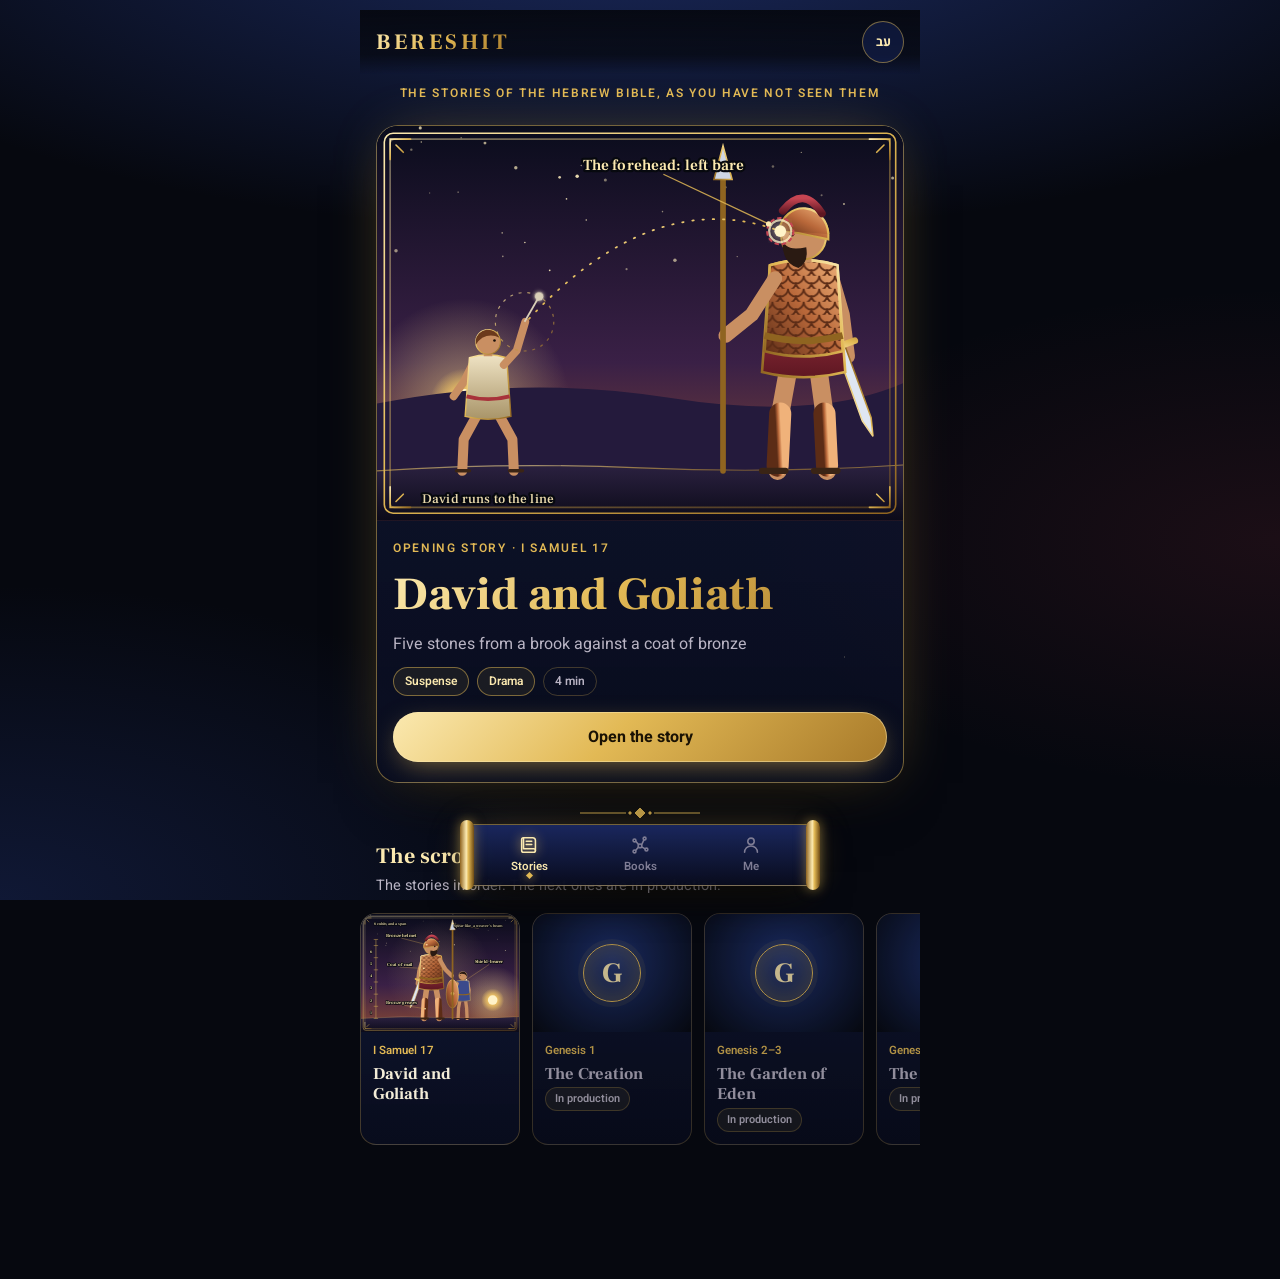
<file: index.html>
<!doctype html>
<html lang="he" dir="rtl">
<head>
<meta charset="utf-8">
<meta name="viewport" content="width=device-width, initial-scale=1, viewport-fit=cover">
<title>בראשית · סיפורי התנ״ך</title>
<meta name="description" content="בראשית: סיפורי התנ״ך בסרטוני אנימציה ובלוחות מאוירים. Bereshit: the stories of the Hebrew Bible in animated films and illustrated plates.">
<meta name="theme-color" content="#06080f">
<link rel="manifest" href="manifest.webmanifest">
<link rel="icon" href="icon.svg" type="image/svg+xml">
<meta name="apple-mobile-web-app-capable" content="yes">
<link rel="stylesheet" href="css/app.css">
<link rel="stylesheet" href="scenes/scene.css">
</head>
<body>
<div id="app"></div>
<script type="module" src="js/app.js"></script>
</body>
</html>
</file>
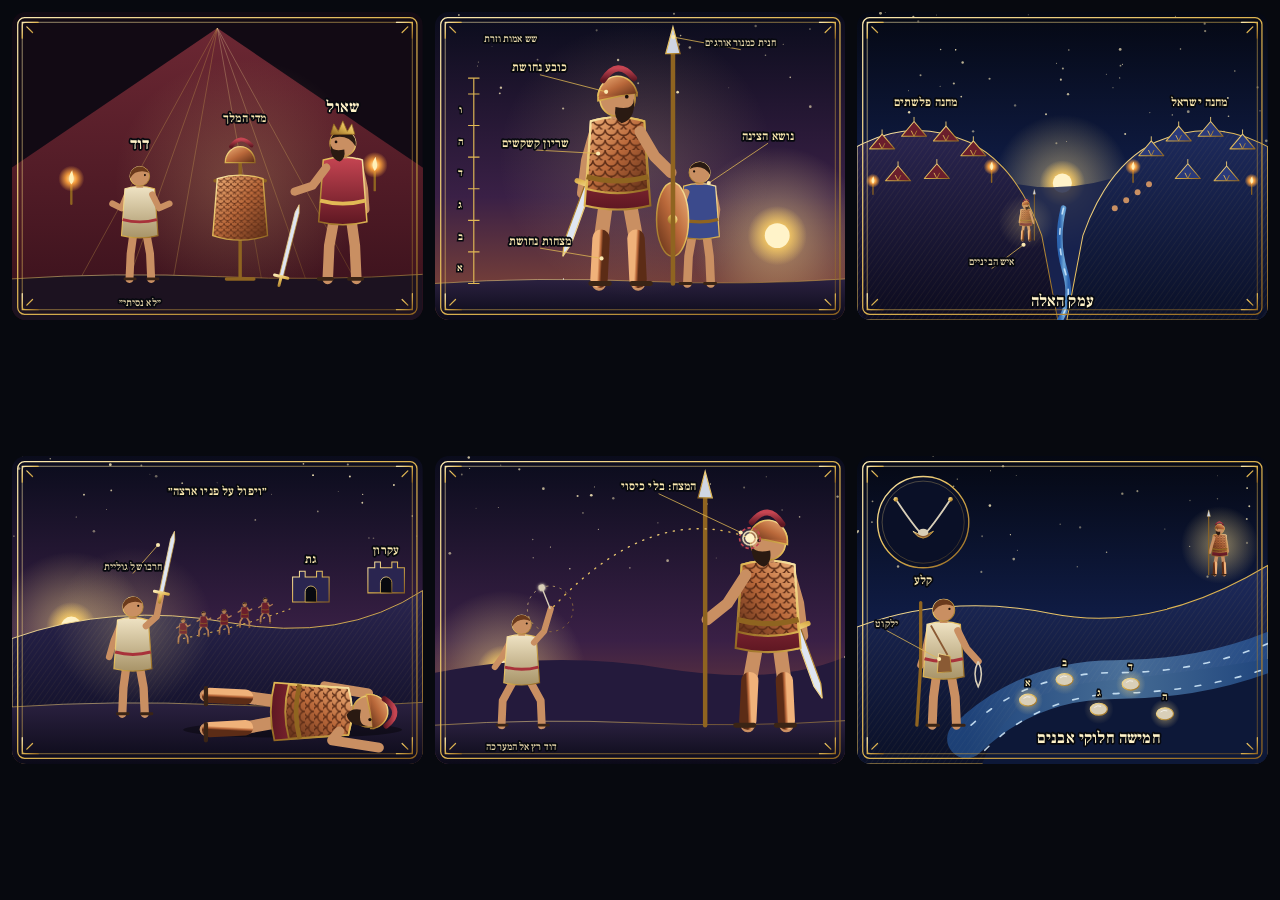
<file: scenes/preview.html>
<!doctype html><html lang="he" dir="rtl"><meta charset="utf-8"><title>Bereshit plates</title>
<link rel="stylesheet" href="../css/app.css"><link rel="stylesheet" href="scene.css">
<body style="background:#07090f;margin:0;padding:12px;display:grid;grid-template-columns:repeat(3,1fr);gap:12px">
<script type="module">
import { DEFS, W, H } from "./kit.js";
const q = new URLSearchParams(location.search), id = q.get("id") || "david-goliath", lang = q.get("lang") || "he";
document.documentElement.lang = lang; document.documentElement.dir = lang === "he" ? "rtl" : "ltr";
const plates = (await import(`./${id}.js`)).default;
document.body.insertAdjacentHTML("afterbegin", DEFS);
for (const p of plates) document.body.insertAdjacentHTML("beforeend", `<svg class="plate" viewBox="0 0 ${W} ${H}">${p((o) => o[lang])}</svg>`);
</script></body></html>
</file>
<file: css/app.css>
/* בראשית — מערכת העיצוב "היכל": אובסידיאן ולפיס, קווי זהב חרוטים, אור מבפנים.
   כותרות ב-Frank Ruhl Libre, טקסט ב-Heebo. כל המידות הלוגיות (inline-start/end) כדי שעברית ואנגלית יעבדו מאותו קוד. */
@font-face{font-family:"Heebo";font-style:normal;font-weight:100 900;font-display:swap;src:url(../fonts/heebo-hebrew-wght-normal.woff2) format("woff2");unicode-range:U+0307-0308,U+0590-05FF,U+200C-2010,U+20AA,U+25CC,U+FB1D-FB4F}
@font-face{font-family:"Heebo";font-style:normal;font-weight:100 900;font-display:swap;src:url(../fonts/heebo-latin-wght-normal.woff2) format("woff2");unicode-range:U+0000-00FF,U+0131,U+0152-0153,U+02BB-02BC,U+02C6,U+02DA,U+02DC,U+2000-200B,U+2011-206F,U+20AC,U+2122,U+2191,U+2193,U+2212,U+2215,U+FEFF,U+FFFD}
@font-face{font-family:"Frank Ruhl Libre";font-style:normal;font-weight:300 900;font-display:swap;src:url(../fonts/frank-ruhl-libre-hebrew-wght-normal.woff2) format("woff2");unicode-range:U+0307-0308,U+0590-05FF,U+200C-2010,U+20AA,U+25CC,U+FB1D-FB4F}
@font-face{font-family:"Frank Ruhl Libre";font-style:normal;font-weight:300 900;font-display:swap;src:url(../fonts/frank-ruhl-libre-latin-wght-normal.woff2) format("woff2");unicode-range:U+0000-00FF,U+0131,U+0152-0153,U+02BB-02BC,U+02C6,U+02DA,U+02DC,U+2000-200B,U+2011-206F,U+20AC,U+2122,U+2191,U+2193,U+2212,U+2215,U+FEFF,U+FFFD}

:root{
  --obsidian:#06080f;--night:#0b1024;--lapis:#16255a;--lapis-2:#22367c;
  --gold:#e2b955;--gold-hi:#fbe9b0;--gold-lo:#8f6420;--copper:#c8794a;--crimson:#b63a48;--tekhelet:#6fb0ee;--lime:#d9cfb8;
  --ink:#f3ecd8;--ink-2:#b9b4c4;--ink-3:#7f7d95;
  --line:rgba(226,185,85,.26);--line-2:rgba(226,185,85,.5);
  --panel:linear-gradient(180deg,rgba(30,46,108,.42),rgba(10,14,34,.72));
  --goldgrad:linear-gradient(135deg,#fbe9b0 0%,#e2b955 45%,#a87a2a 100%);
  --serif:"Frank Ruhl Libre","Heebo",Georgia,serif;--sans:"Heebo",system-ui,sans-serif;
  --r:18px;--gut:16px;
  color-scheme:dark;
}
*{box-sizing:border-box;margin:0}
html{-webkit-text-size-adjust:100%;scroll-padding-top:76px}
body{background:var(--obsidian);color:var(--ink);font:400 16px/1.6 var(--sans);min-height:100dvh;overflow-x:hidden;
  background-image:radial-gradient(120% 60% at 50% -10%,rgba(34,54,124,.75),transparent 60%),radial-gradient(60% 40% at 100% 60%,rgba(182,58,72,.12),transparent 70%),radial-gradient(70% 50% at 0% 100%,rgba(34,54,124,.35),transparent 70%);
  background-attachment:fixed}
body::before{content:"";position:fixed;inset:0;pointer-events:none;opacity:.5;z-index:0;
  background-image:radial-gradient(1px 1px at 12% 18%,#fbe9b0 50%,transparent 51%),radial-gradient(1px 1px at 78% 9%,#fbe9b0 50%,transparent 51%),radial-gradient(1.4px 1.4px at 44% 31%,#fff 50%,transparent 51%),radial-gradient(1px 1px at 91% 44%,#fbe9b0 50%,transparent 51%),radial-gradient(1px 1px at 23% 62%,#fff 50%,transparent 51%),radial-gradient(1.2px 1.2px at 66% 73%,#fbe9b0 50%,transparent 51%),radial-gradient(1px 1px at 8% 88%,#fff 50%,transparent 51%),radial-gradient(1px 1px at 55% 93%,#fbe9b0 50%,transparent 51%)}
a{color:inherit;text-decoration:none}
button{font:inherit;color:inherit;background:none;border:0;cursor:pointer}
:focus-visible{outline:2px solid var(--gold-hi);outline-offset:3px;border-radius:8px}
#app{position:relative;z-index:1;max-width:560px;margin:0 auto;padding:0 var(--gut) 120px}
main{display:grid;grid-template-columns:minmax(0,1fr);gap:22px}
h1,h2,h3,.brand-m{font-family:var(--serif);text-wrap:balance}
h1{font-size:clamp(34px,10vw,46px);line-height:1.08;font-weight:800;background:var(--goldgrad);-webkit-background-clip:text;background-clip:text;color:transparent;padding-block:2px}
h2{font-size:22px;font-weight:700;color:var(--gold-hi);line-height:1.2}
h3{font-size:19px;font-weight:700;line-height:1.3}
.eyebrow{font-size:12px;font-weight:600;letter-spacing:.14em;text-transform:uppercase;color:var(--gold)}
:lang(he) .eyebrow{letter-spacing:.06em}
.sub{color:var(--ink-2);font-size:16px}
.muted{color:var(--ink-3)}
.ic{width:22px;height:22px;fill:none;stroke:currentColor;stroke-width:1.7;stroke-linecap:round;stroke-linejoin:round;flex:none}
[dir=ltr] .round .ic{transform:scaleX(1)}[dir=rtl] .round .ic{transform:scaleX(-1)}
.orn{display:block;width:120px;height:12px;margin:2px auto;fill:var(--gold);stroke:var(--gold);stroke-width:1;opacity:.8}
.orn path:first-child{fill:none}

/* כותרת עליונה */
.top{position:sticky;top:0;z-index:20;display:flex;align-items:center;justify-content:space-between;gap:10px;height:64px;margin:0 calc(var(--gut)*-1) 6px;padding:0 var(--gut);
  background:linear-gradient(180deg,rgba(6,8,15,.92),rgba(6,8,15,.72) 70%,transparent);backdrop-filter:blur(10px);-webkit-backdrop-filter:blur(10px)}
.brand-m{font-size:26px;font-weight:800;letter-spacing:.02em;background:var(--goldgrad);-webkit-background-clip:text;background-clip:text;color:transparent;line-height:1.5}
:lang(en) .brand-m{letter-spacing:.16em;text-transform:uppercase;font-size:22px;font-weight:700}
.lang,.round{flex:none;width:42px;height:42px;border-radius:50%;border:1px solid var(--line-2);display:grid;place-items:center;font-size:13px;font-weight:700;color:var(--gold-hi);background:rgba(22,37,90,.5)}

/* כפתורים, תגים */
.btn{display:inline-flex;align-items:center;justify-content:center;gap:8px;min-height:50px;padding:0 24px;border-radius:999px;font-weight:700;font-size:16px;color:#1a1204;background:var(--goldgrad);box-shadow:0 0 0 1px rgba(251,233,176,.5) inset,0 8px 28px -8px rgba(226,185,85,.6)}
.btn.ghost{background:rgba(22,37,90,.35);color:var(--gold-hi);box-shadow:0 0 0 1px var(--line-2) inset}
.btn.wide{width:100%}
.btn:disabled{opacity:.45;cursor:default;box-shadow:0 0 0 1px var(--line) inset}
.row{display:flex;flex-wrap:wrap;gap:8px;align-items:center}.row.center{justify-content:center}.row.split{justify-content:space-between;padding:0 var(--gut) var(--gut)}
.row.split .btn{flex:1}
.chip,.tag{display:inline-flex;align-items:center;gap:4px;font-size:12px;font-weight:600;padding:4px 11px;border-radius:999px;border:1px solid var(--line-2);color:var(--gold-hi);background:rgba(226,185,85,.08);white-space:nowrap}
.chip.ghost{border-color:var(--line);color:var(--ink-2);background:none}
.tag{font-size:11px;padding:2px 9px;color:var(--ink-2);border-color:var(--line)}
.tag.ok{color:#bfe8c6;border-color:rgba(140,220,160,.4)}.tag .ic{width:13px;height:13px;stroke-width:2.4}

/* לוח (panel): כרטיס עם קו זהב ופינות חרוטות */
.panel{position:relative;padding:20px var(--gut);border-radius:var(--r);background:var(--panel);border:1px solid var(--line);display:grid;gap:14px;
  box-shadow:0 1px 0 rgba(251,233,176,.12) inset,0 24px 50px -30px #000}
.panel::before,.panel::after{content:"";position:absolute;width:16px;height:16px;border:1.5px solid var(--gold);opacity:.8;pointer-events:none}
.panel::before{inset-block-start:7px;inset-inline-start:7px;border-inline-end:0;border-block-end:0;border-start-start-radius:6px}
.panel::after{inset-block-end:7px;inset-inline-end:7px;border-inline-start:0;border-block-start:0;border-end-end-radius:6px}
.panel.flush{padding-inline:0}.panel.flush>.sec-h,.panel.flush>.cap{padding-inline:var(--gut)}
.sec-h{display:flex;align-items:center;gap:12px}
.sec-h.plain{display:grid;gap:4px}.sec-h.plain p{color:var(--ink-2);font-size:14.5px}
.sec-n{flex:none;width:34px;height:34px;border-radius:50%;display:grid;place-items:center;font:700 15px/1 var(--serif);color:var(--gold-hi);border:1px solid var(--gold);box-shadow:0 0 0 3px rgba(226,185,85,.12),0 0 18px rgba(226,185,85,.35)}
:lang(en) .sec-n{font-size:12px}

/* בית */
.intro{text-align:center;padding-top:4px}
.hero{display:block;border-radius:22px;overflow:hidden;border:1px solid var(--line-2);background:var(--panel);box-shadow:0 0 60px -20px rgba(226,185,85,.45),0 30px 60px -30px #000}
.hero-art .plate{border-radius:0}
.hero-b{display:grid;gap:10px;padding:18px var(--gut) 20px}
.hero-b .btn{margin-top:6px}
.scroll{display:grid;grid-auto-flow:column;grid-auto-columns:160px;gap:12px;overflow-x:auto;margin:12px calc(var(--gut)*-1) 0;padding:4px var(--gut) 14px;scroll-snap-type:x mandatory;scrollbar-width:none}
.scroll::-webkit-scrollbar{display:none}
.card{scroll-snap-align:start;border-radius:16px;overflow:hidden;border:1px solid var(--line);background:var(--panel);display:grid;grid-template-rows:auto 1fr}
.card-art{aspect-ratio:4/3;display:grid;place-items:center;background:radial-gradient(circle at 50% 40%,rgba(34,54,124,.9),rgba(6,8,15,.9))}
.card-art .plate{border-radius:0;height:100%;object-fit:cover}
.card-b{display:grid;gap:3px;padding:10px 12px 12px;align-content:start;justify-items:start}
.card-b small{color:var(--gold);font-size:11.5px;font-weight:600}.card-b b{font:700 16.5px/1.25 var(--serif)}
.card.soon{opacity:.78}.card.soon b{color:var(--ink-2)}
.seal{width:58px;height:58px;border-radius:50%;display:grid;place-items:center;font:800 28px/1 var(--serif);color:var(--gold-hi);border:1px solid var(--gold);box-shadow:0 0 0 5px rgba(226,185,85,.08),0 0 30px rgba(226,185,85,.3) inset}
.seal.sm{width:42px;height:42px;font-size:20px;flex:none}

/* פס הניווט התחתון: מגילה פתוחה */
.rail{position:fixed;z-index:30;inset-inline:0;bottom:calc(14px + env(safe-area-inset-bottom));margin:auto;width:min(360px,calc(100% - 32px));height:62px;display:flex;align-items:stretch;
  border-radius:14px;background:linear-gradient(180deg,rgba(28,42,100,.92),rgba(9,12,30,.96));border-block:1px solid var(--line-2);box-shadow:0 20px 40px -12px #000,0 0 40px -10px rgba(226,185,85,.35);backdrop-filter:blur(14px);-webkit-backdrop-filter:blur(14px)}
.rail-end{flex:none;width:14px;margin-block:-5px;border-radius:7px;background:linear-gradient(90deg,#8f6420,#fbe9b0 45%,#e2b955 60%,#6d4a14);box-shadow:0 0 12px rgba(226,185,85,.5)}
.rail a{flex:1;display:grid;place-items:center;align-content:center;gap:2px;font-size:11.5px;font-weight:600;color:var(--ink-3);position:relative}
.rail a.on{color:var(--gold-hi)}
.rail a.on::after{content:"";position:absolute;bottom:7px;width:5px;height:5px;transform:rotate(45deg);background:var(--gold);box-shadow:0 0 10px var(--gold)}
.rail a.on .ic{filter:drop-shadow(0 0 6px rgba(226,185,85,.8))}
.v-story .rail{display:none}

/* מפת הספרים */
.sky{border-radius:22px;border:1px solid var(--line-2);background:radial-gradient(90% 70% at 50% 40%,rgba(34,54,124,.7),rgba(6,8,15,.9));overflow:hidden}
.skymap{display:block;width:100%;height:auto}
.thread{fill:none;stroke:var(--gold);stroke-width:.5;opacity:.35;stroke-dasharray:1.5 3}
.star text{font:600 8.5px var(--sans);fill:var(--ink-3)}
.star .halo{fill:transparent}.star .core{fill:#5d6185}
.star.dawn .core{fill:none;stroke:var(--gold);stroke-width:1.2}.star.dawn text{fill:var(--ink-2)}
.star.lit .core{fill:var(--gold-hi);filter:drop-shadow(0 0 5px #fbe9b0)}.star.lit .halo{fill:url(#k-halo)}.star.lit text{fill:var(--gold-hi);font-weight:700;font-size:9.5px}
.star.sel .halo{stroke:var(--gold);stroke-width:.8;stroke-dasharray:2 2}
.star.lit .core{animation:pulse 2.6s ease-in-out infinite}@keyframes pulse{50%{opacity:.55}}
.legend{display:flex;justify-content:space-around;padding:8px 12px 12px;font:600 12px var(--serif);color:var(--gold);letter-spacing:.08em;border-top:1px solid var(--line)}
.rowi{display:flex;align-items:center;justify-content:space-between;gap:12px;padding:12px 0;border-top:1px solid var(--line)}
.rowi span:first-child{display:grid}.rowi b{font:700 17px/1.3 var(--serif)}.rowi small{color:var(--ink-3);font-size:13px}
.rowi.soon b{color:var(--ink-2)}.rowi>.ic{color:var(--gold)}

/* אני */
.stats{display:grid;grid-template-columns:1fr 1fr;gap:12px}
.stats div{padding:18px;border-radius:var(--r);border:1px solid var(--line);background:var(--panel);display:grid;gap:2px;text-align:center}
.stats b{font:800 40px/1 var(--serif);color:var(--gold-hi)}.stats i{font-style:normal;font-size:20px;color:var(--ink-3)}.stats span{font-size:13px;color:var(--ink-2)}
.set{display:flex;align-items:center;justify-content:space-between;gap:12px}
.seg{display:flex;padding:3px;border-radius:14px;border:1px solid var(--line);background:rgba(6,8,15,.5)}
.seg button{flex:1;padding:8px 16px;border-radius:11px;font-weight:600;font-size:14px;color:var(--ink-2);display:grid;gap:0;line-height:1.3}
.seg button.on{background:var(--goldgrad);color:#1a1204}
.seg.three small{font-size:10.5px;font-weight:500;opacity:.8}.seg.three b{font:700 17px var(--serif)}.seg.three button{padding:8px 4px}

/* מסך הסיפור */
.story-top{gap:8px}
.chapters{flex:1;display:flex;gap:6px;overflow-x:auto;scrollbar-width:none;mask-image:linear-gradient(90deg,transparent,#000 14px,#000 calc(100% - 14px),transparent);padding:0 10px}
.chapters::-webkit-scrollbar{display:none}
.chapters a{flex:none;font-size:13px;font-weight:600;color:var(--ink-3);padding:7px 12px;border-radius:999px;border:1px solid transparent;white-space:nowrap}
.chapters a.on{color:var(--gold-hi);border-color:var(--line-2);background:rgba(226,185,85,.1)}
.s-hero{display:grid;gap:10px;text-align:center;justify-items:center}
.s-hero .hero-art{width:calc(100% + var(--gut)*2);margin:-6px calc(var(--gut)*-1) 8px;-webkit-mask-image:linear-gradient(#000 70%,transparent);mask-image:linear-gradient(#000 70%,transparent)}
.epi{margin-top:10px;padding:14px 18px;border-block:1px solid var(--line);width:100%;display:grid;gap:4px}
.heb{font-family:var(--serif);font-size:20px;line-height:1.75;color:var(--gold-hi)}
.epi cite{font-style:normal;font-size:12.5px;color:var(--ink-3)}
.film-b{display:flex;align-items:center;gap:12px;padding:14px var(--gut);border-radius:var(--r);border:1px dashed var(--line-2);background:rgba(22,37,90,.25)}
.film-b>.ic{width:40px;height:40px;padding:10px;border-radius:50%;border:1px solid var(--line-2);color:var(--gold)}
.film-b>span:nth-child(2){flex:1;display:grid}.film-b b{font:700 17px var(--serif)}.film-b small{color:var(--ink-2);font-size:13px;line-height:1.4}

.stage{position:relative;border-block:1px solid var(--line-2);background:#06080f}
.slide{display:none}.slide.on{display:block;animation:reveal .5s ease}
.stage .plate{border-radius:0}
@keyframes reveal{from{opacity:0;filter:brightness(2.2) blur(3px)}}
.beads{display:flex;justify-content:center;gap:2px}
.beads button{width:30px;height:30px;padding:0;display:grid;place-items:center}
.beads button::after{content:"";width:10px;height:10px;transform:rotate(45deg);border:1px solid var(--gold)}
.beads button.on::after{background:var(--gold-hi);box-shadow:0 0 12px var(--gold)}
.cap{display:grid;gap:6px;min-height:150px;align-content:start}.cap p:last-child{color:var(--ink-2)}

.prose p{font-size:17.5px;line-height:1.8;color:#e6dfcc}
.prose p.lead{font:700 23px/1.4 var(--serif);color:var(--gold-hi)}
.verse{display:grid;gap:6px;padding:14px 0;border-top:1px solid var(--line)}
.verse .heb{font-size:21px}.verse .tr{color:var(--ink-2);font-size:15.5px;font-style:italic}
.verse figcaption{font-size:12px;color:var(--gold);font-weight:600}
.layer-b{font-size:16.5px;line-height:1.8;min-height:170px}
.note{padding:14px;border-radius:14px;border:1px solid var(--line);background:rgba(182,58,72,.1);display:grid;gap:6px}.note p:last-child{color:var(--ink-2);font-size:15px}
.people{display:grid;gap:12px}.people div{display:flex;gap:12px;align-items:center}.people span:last-child{display:grid}.people b{font:700 17px var(--serif)}.people small{color:var(--ink-2);font-size:14px;line-height:1.4}

.q{display:grid;gap:10px}.q+.q{margin-top:10px;padding-top:18px;border-top:1px solid var(--line)}
.opt{display:flex;gap:12px;align-items:center;text-align:start;padding:13px 14px;border-radius:14px;border:1px solid var(--line);background:rgba(6,8,15,.45);font-size:15.5px;line-height:1.4;transition:border-color .2s,background .2s}
.opt-k{flex:none;width:28px;height:28px;border-radius:50%;display:grid;place-items:center;border:1px solid var(--line-2);font:700 13px var(--serif);color:var(--gold-hi)}
:lang(en) .opt-k{font-size:10.5px}
.opt.good{border-color:#7fd69a;background:rgba(80,180,110,.14)}.opt.good .opt-k{background:#7fd69a;color:#06200f;border-color:#7fd69a}
.opt.bad{border-color:var(--crimson);background:rgba(182,58,72,.16)}.opt.off{opacity:.5}
.why{font-size:14.5px;color:var(--ink-2);padding-inline-start:12px;border-inline-start:2px solid var(--gold)}.why b{color:var(--gold-hi)}
.take{text-align:center;display:grid;gap:12px;justify-items:center;padding:10px 6px 0}
.take-l{font:700 24px/1.45 var(--serif);color:var(--gold-hi);text-wrap:balance}
@media (prefers-reduced-motion:reduce){*{animation:none!important;scroll-behavior:auto!important}}
@media (min-width:700px){#app{padding-top:10px}}
</file>
<file: scenes/scene.css>
/* סגנון הלוחות המאוירים */
.plate{display:block;width:100%;height:auto;border-radius:14px;background:#07090f}
.plate text{font-family:"Frank Ruhl Libre","Heebo",serif;direction:inherit}
.k-frame rect,.k-frame path{fill:none;stroke:url(#k-gold);stroke-width:1.1;stroke-linecap:round}
.k-label{font-size:10.5px;font-weight:600;fill:#fbe9b0;paint-order:stroke;stroke:#07090f;stroke-width:3px;stroke-linejoin:round;letter-spacing:.01em}
.k-label.k-big{font-size:14px;font-weight:700;fill:#fff3c9}
.k-label.k-sm{font-size:9px;font-weight:500;fill:#e9d9ac}
.k-lead{fill:none;stroke:#e2b955;stroke-width:.8;opacity:.85}
.k-dot{fill:#fbe9b0}
.k-num{font-size:9px;font-weight:700;fill:#fbe9b0;paint-order:stroke;stroke:#07090f;stroke-width:2.5px}
.k-rule path{stroke:#e2b955;stroke-width:1;fill:none}
.k-flow{fill:none;stroke:#d8efff;stroke-width:1.4;stroke-linecap:round;stroke-dasharray:5 13;opacity:.85;animation:k-flow 1.6s linear infinite}
@keyframes k-flow{to{stroke-dashoffset:-36}}
.k-run{animation:k-run .5s ease-in-out infinite alternate}
@keyframes k-run{to{translate:0 -1.6px}}
@media (prefers-reduced-motion:reduce){.k-flow,.k-run{animation:none}}
</file>
